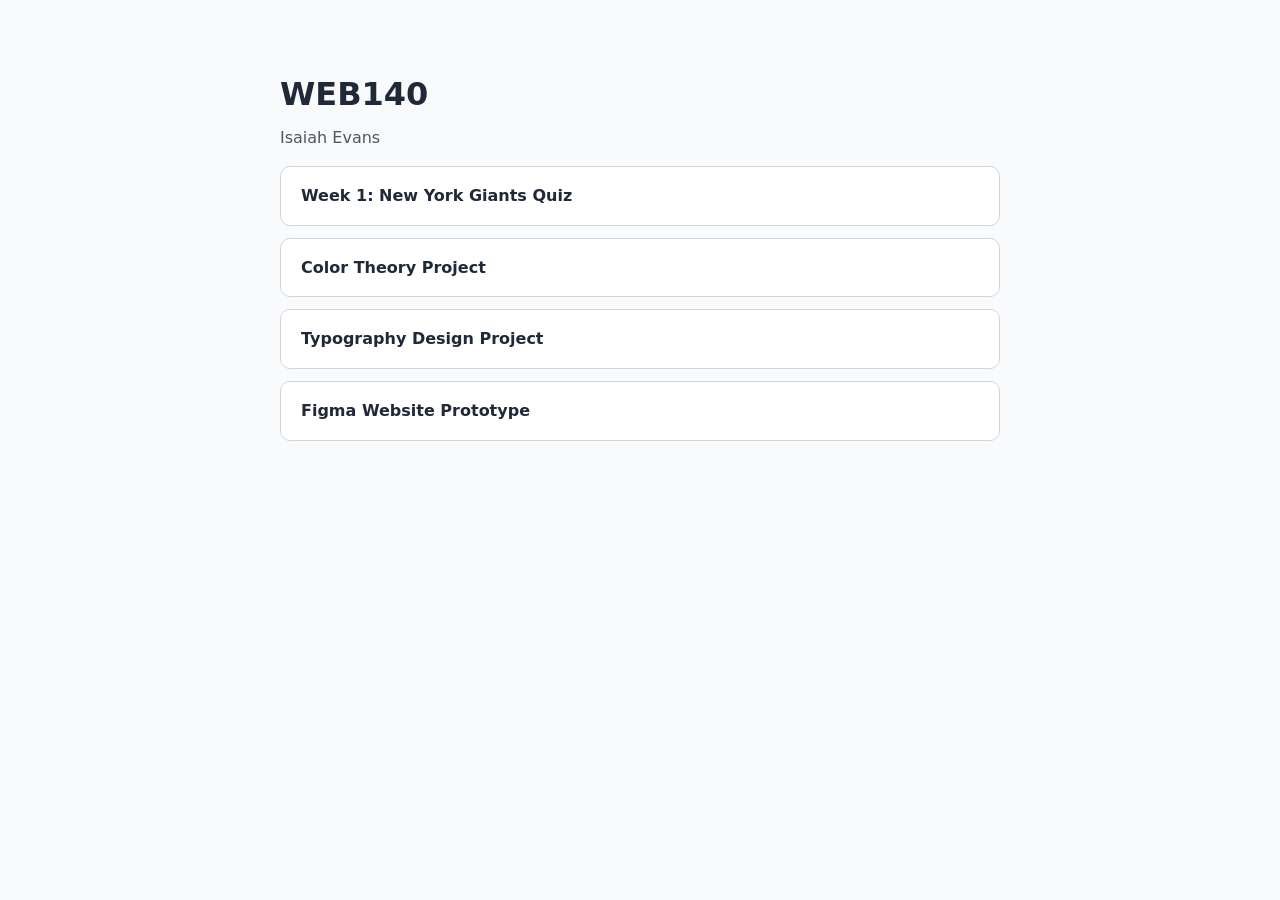
<file: index.html>
<!DOCTYPE html>
<html lang="en">
<head>
    <meta charset="UTF-8">
    <meta name="viewport" content="width=device-width, initial-scale=1.0">
    <title>WEB140 | Isaiah Evans</title>
    <style>
        body {
            margin: 0;
            font-family: "Segoe UI", system-ui, -apple-system, Arial, sans-serif;
            line-height: 1.6;
            color: #1F2937;
            background: #F9FAFB;
        }
        main {
            width: min(720px, 100% - 2rem);
            margin: 0 auto;
            padding: 3rem 0;
        }
        h1 { margin-bottom: 0.25rem; }
        p.sub { margin-top: 0; color: #4B5563; }
        ul { padding: 0; list-style: none; }
        li { margin: 0.75rem 0; }
        a {
            display: block;
            padding: 1rem 1.25rem;
            color: #1F2937;
            font-weight: 600;
            text-decoration: none;
            background: #FFFFFF;
            border: 1px solid #D1D5DB;
            border-radius: 10px;
        }
        a:hover, a:focus-visible {
            border-color: #1F2937;
            outline: none;
        }
    </style>
</head>
<body>
    <main>
        <h1>WEB140</h1>
        <p class="sub">Isaiah Evans</p>

        <ul>
            <li><a href="week1/index.html">Week 1: New York Giants Quiz</a></li>
            <li><a href="colorTheory/index.html">Color Theory Project</a></li>
            <li><a href="typography/index.html">Typography Design Project</a></li>
            <li><a href="figmaPrototype/index.html">Figma Website Prototype</a></li>
        </ul>
    </main>
</body>
</html>
</file>
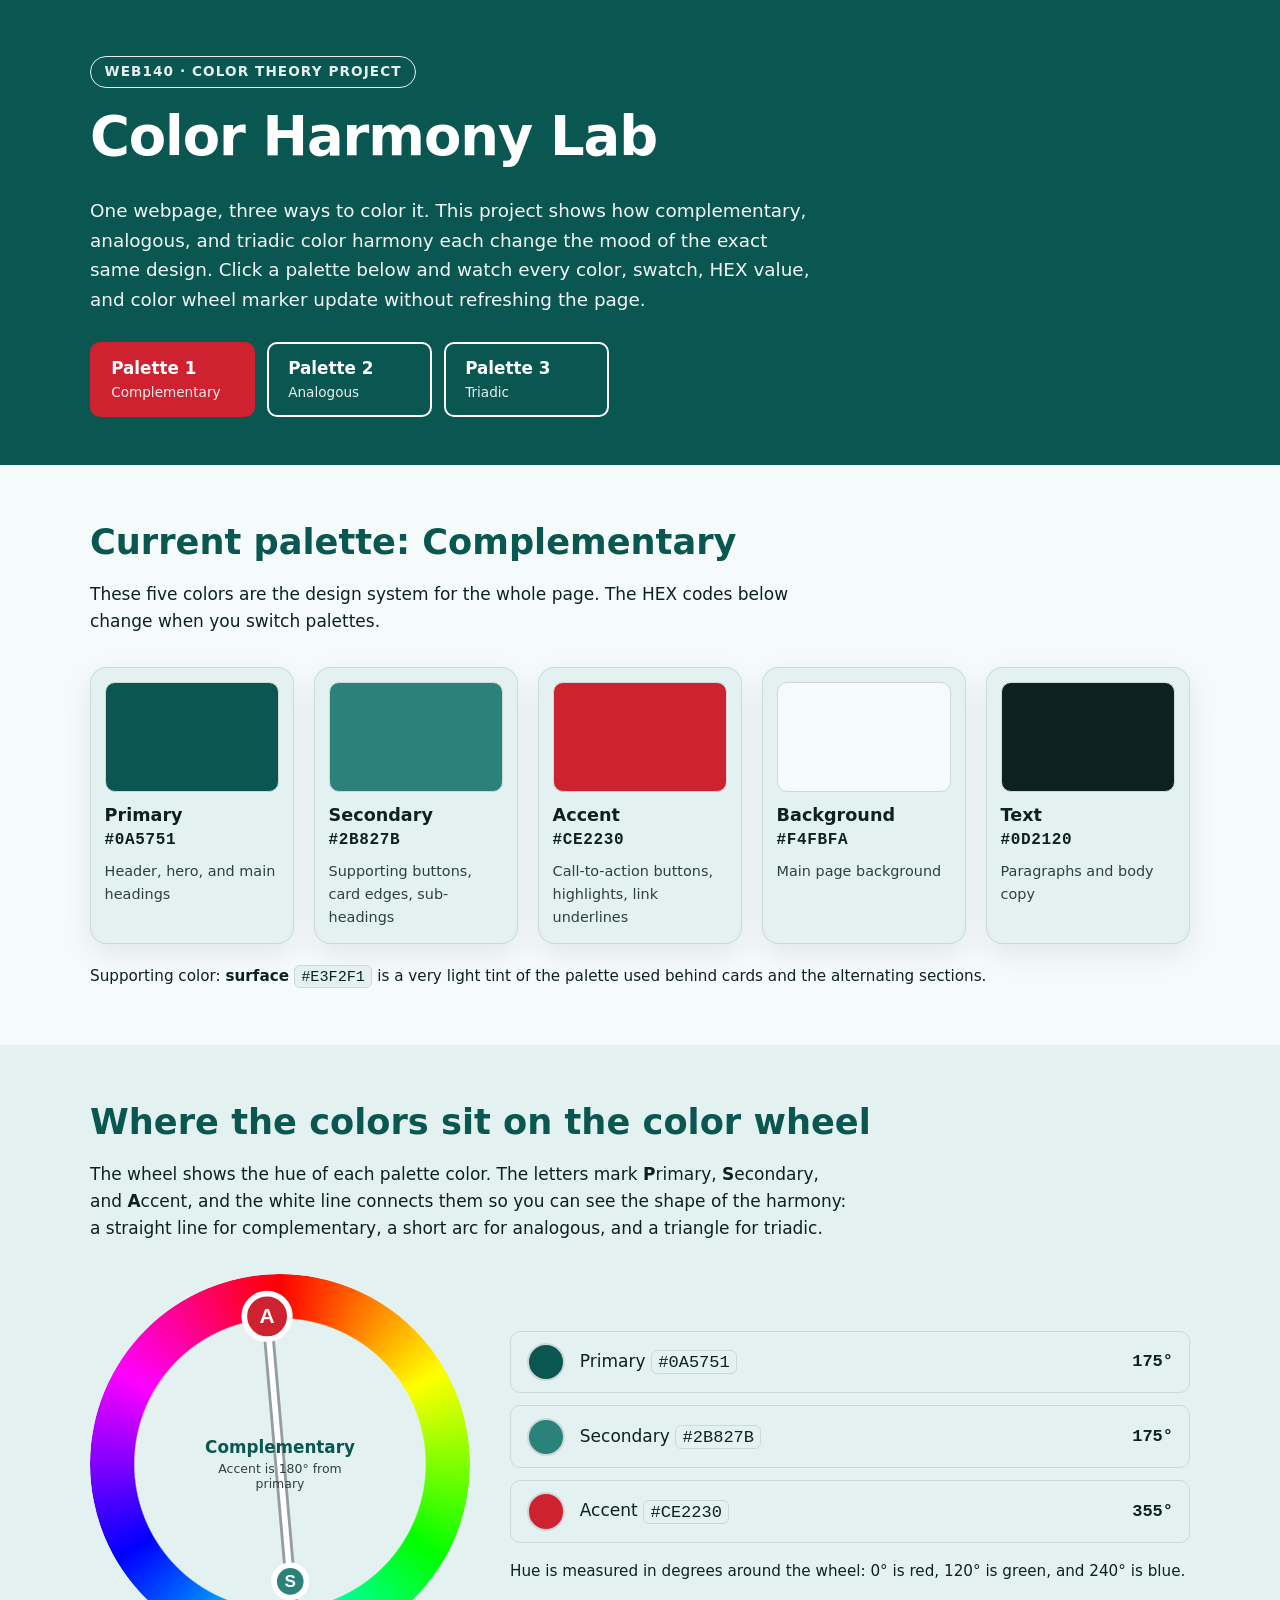
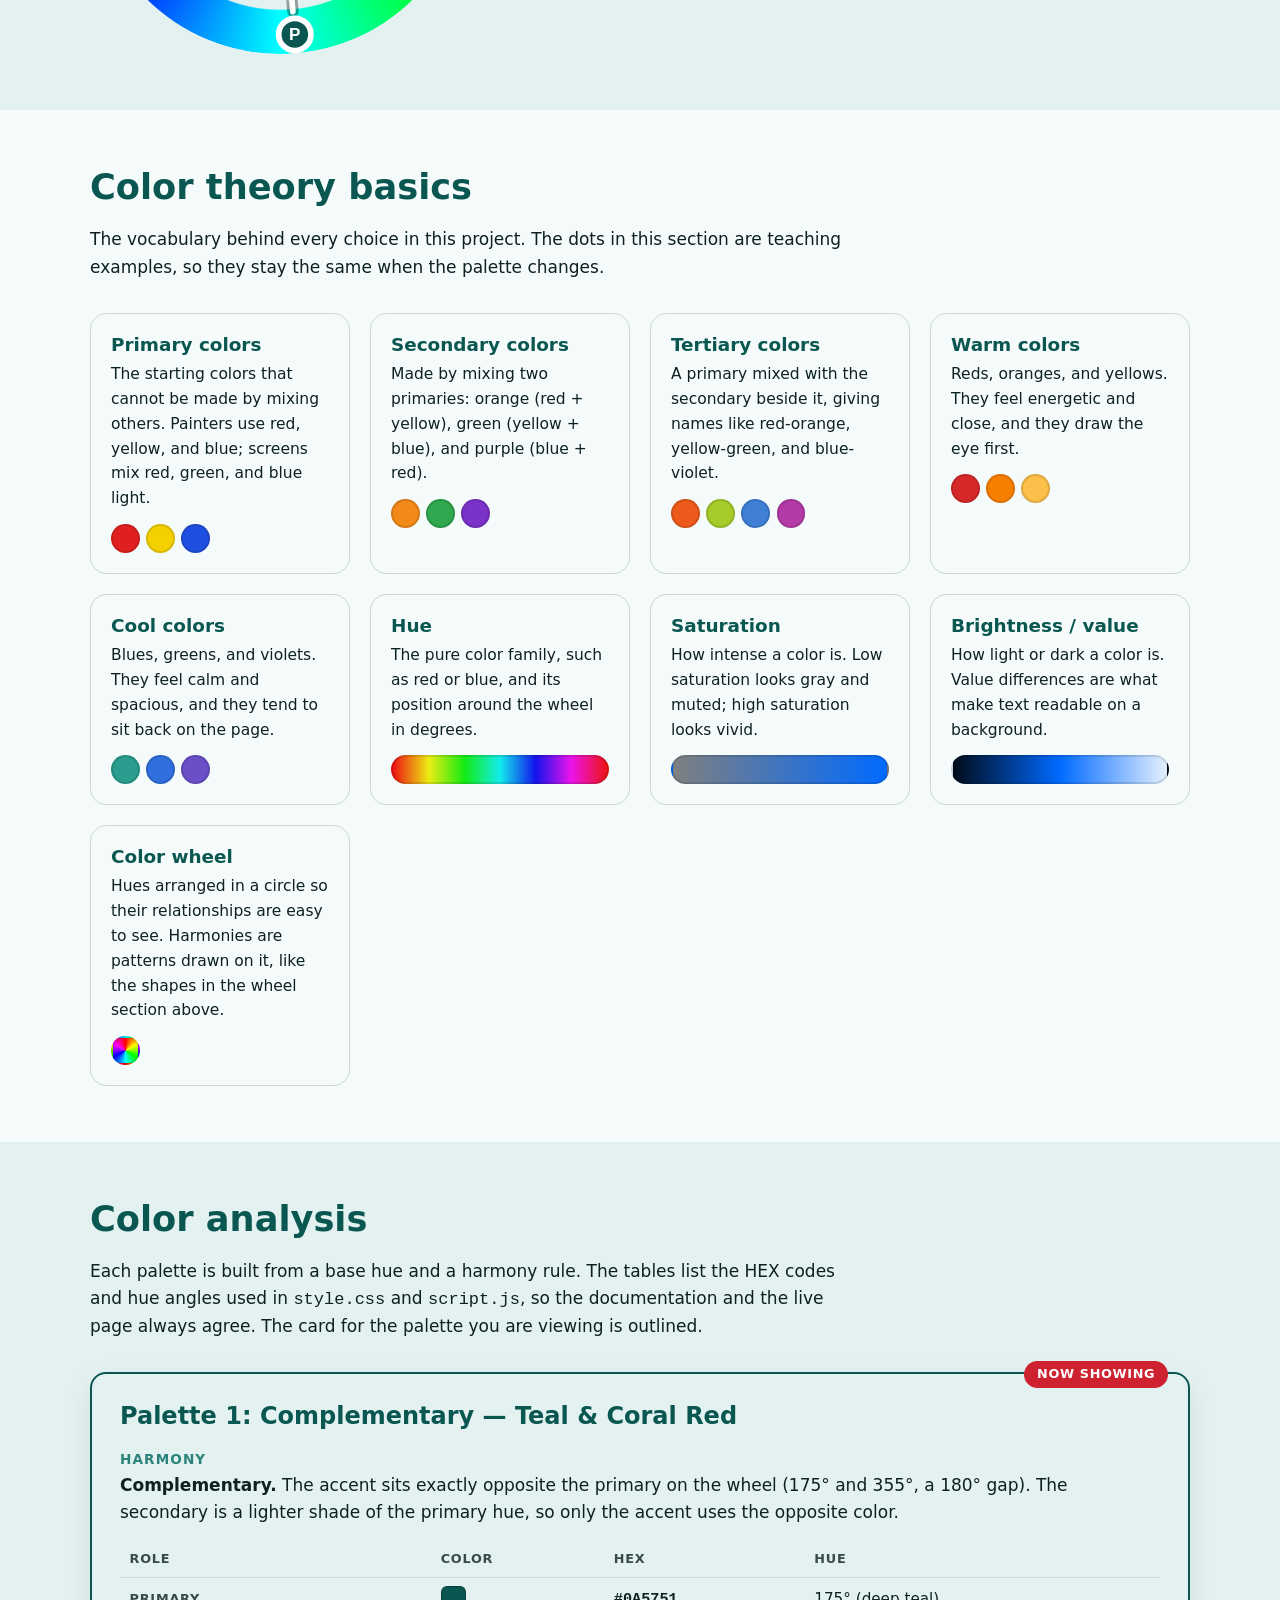
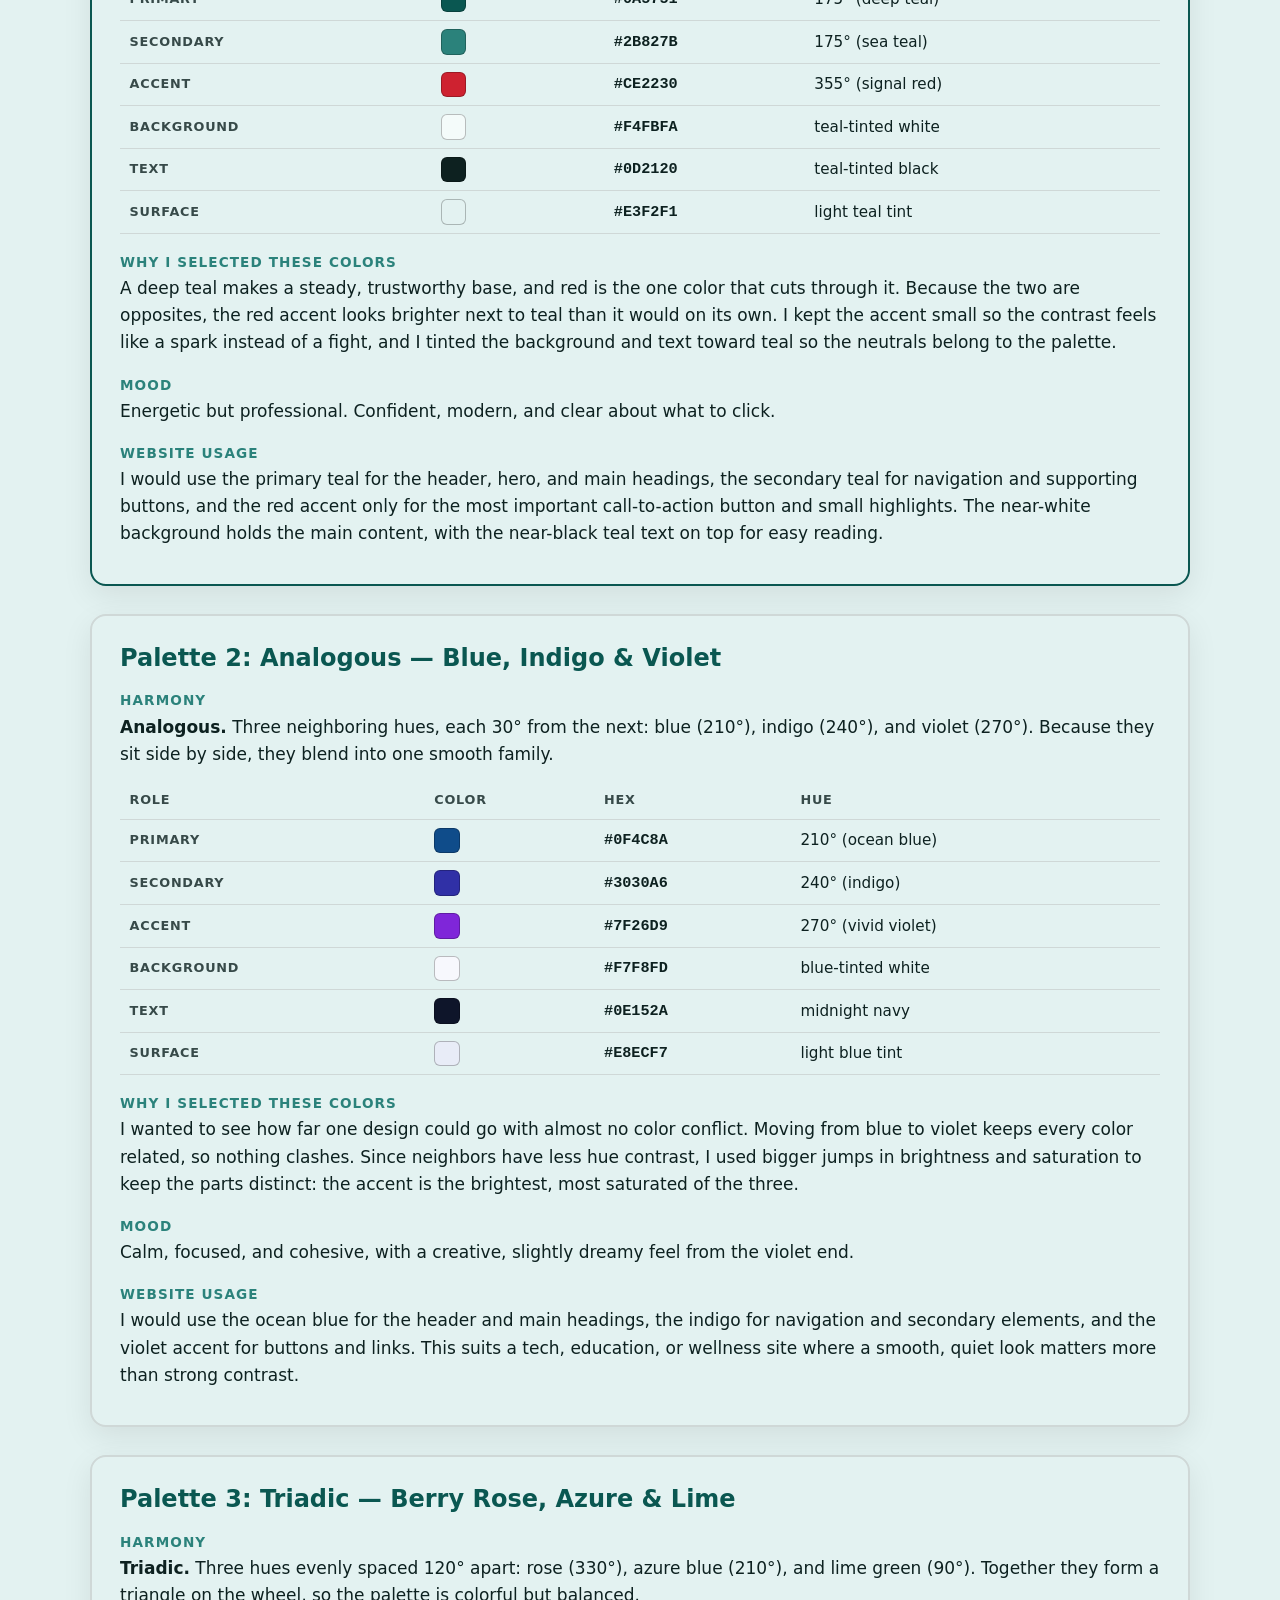
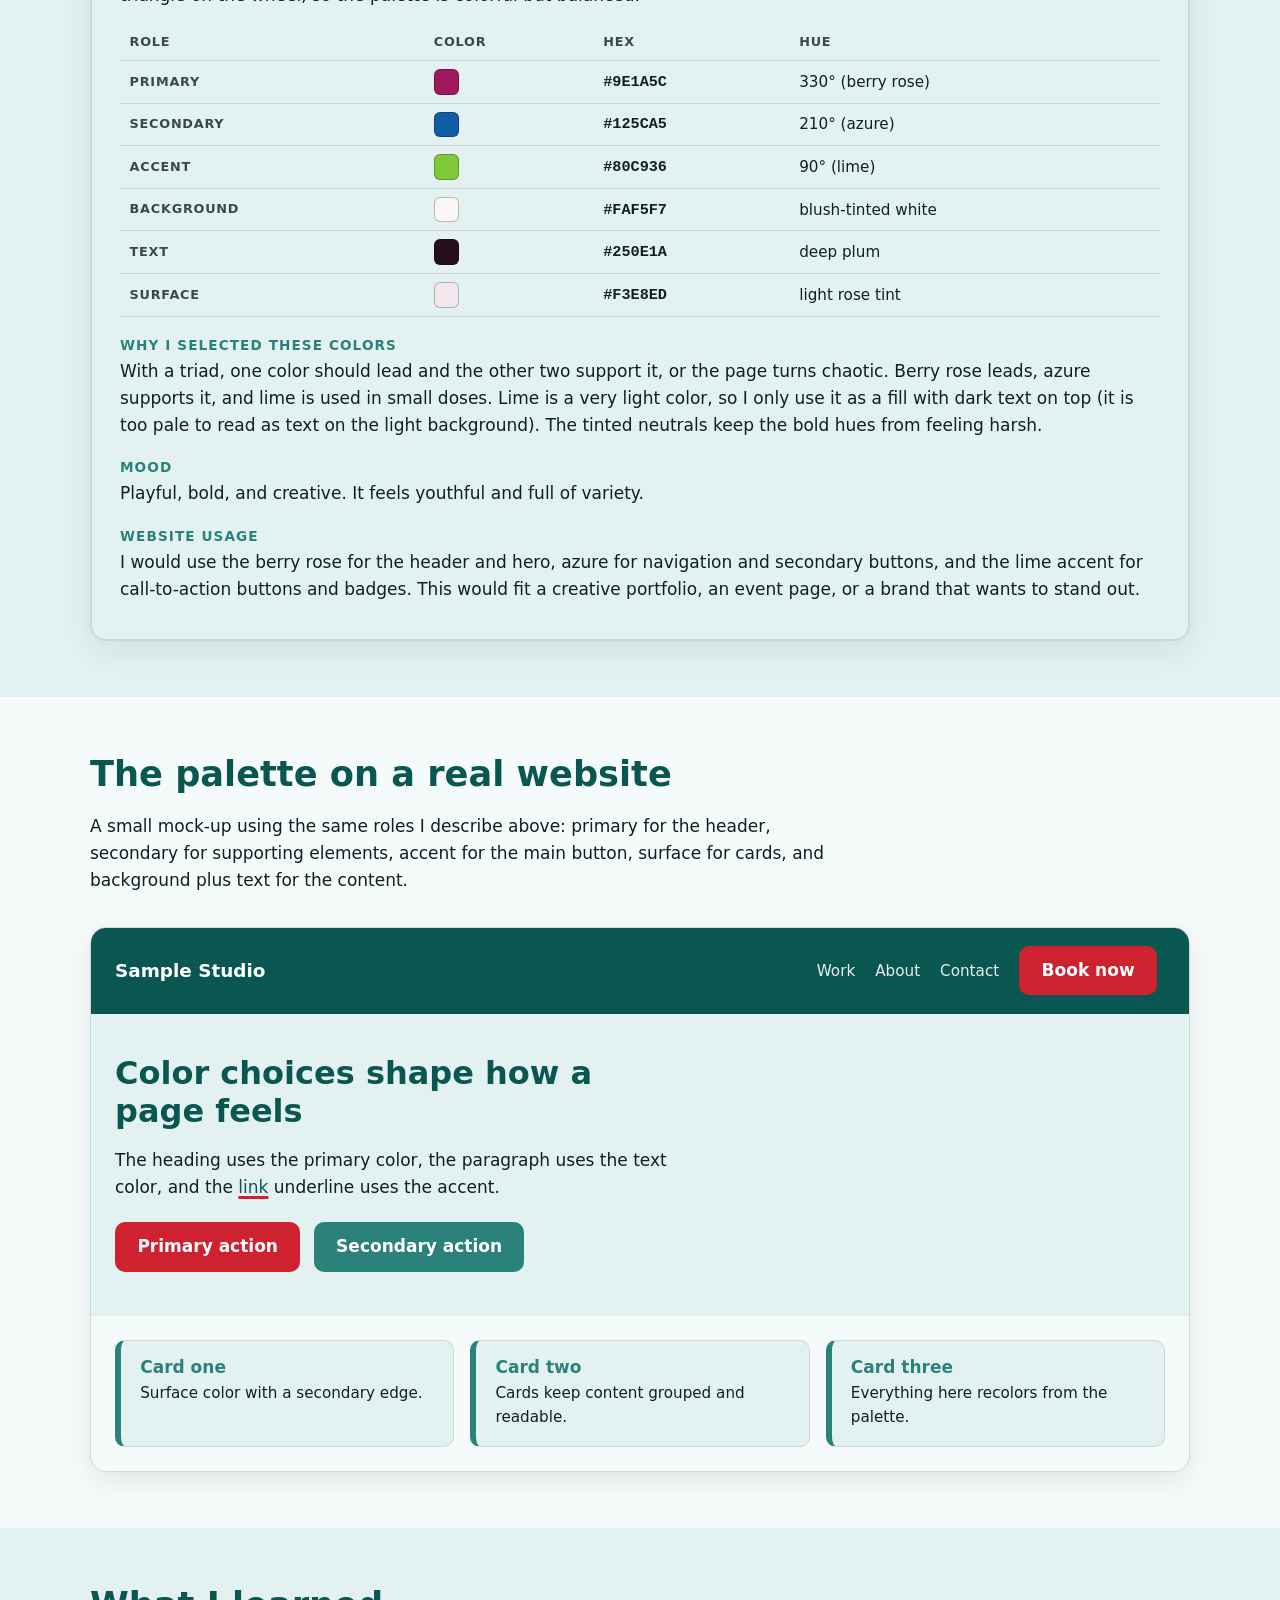
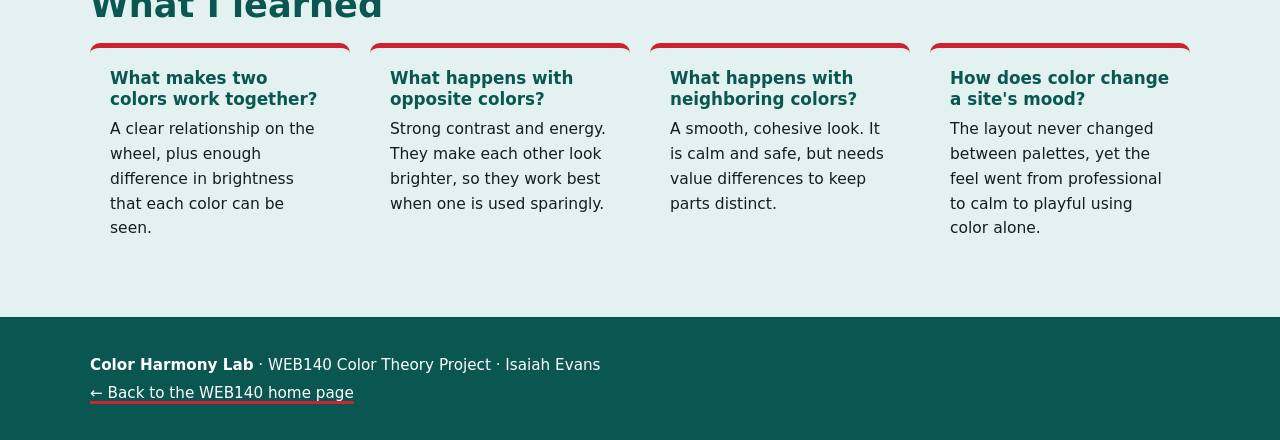
<file: colorTheory/index.html>
<!DOCTYPE html>
<html lang="en">
<head>
    <meta charset="UTF-8">
    <meta name="viewport" content="width=device-width, initial-scale=1.0">
    <meta name="theme-color" content="#0A5751">
    <meta name="description" content="A WEB140 project that compares complementary, analogous, and triadic color harmonies on one webpage.">
    <title>Color Harmony Lab | Isaiah Evans</title>
    <link rel="stylesheet" href="style.css">
</head>
<body>

    <!-- ===== Header + hero ===== -->
    <header class="site-header">
        <div class="container">
            <span class="eyebrow">WEB140 &middot; Color Theory Project</span>
            <h1>Color Harmony Lab</h1>
            <p class="hero-text">
                One webpage, three ways to color it. This project shows how complementary, analogous,
                and triadic color harmony each change the mood of the exact same design. Click a
                palette below and watch every color, swatch, HEX value, and color wheel marker update
                without refreshing the page.
            </p>

            <div class="palette-switcher" role="group" aria-label="Choose a color palette">
                <button type="button" class="palette-btn" data-palette="palette1" aria-pressed="true">
                    <span class="btn-label">Palette 1</span>
                    <span class="btn-name">Complementary</span>
                </button>
                <button type="button" class="palette-btn" data-palette="palette2" aria-pressed="false">
                    <span class="btn-label">Palette 2</span>
                    <span class="btn-name">Analogous</span>
                </button>
                <button type="button" class="palette-btn" data-palette="palette3" aria-pressed="false">
                    <span class="btn-label">Palette 3</span>
                    <span class="btn-name">Triadic</span>
                </button>
            </div>
            <p class="sr-only" id="status" aria-live="polite"></p>
        </div>
    </header>

    <main>

        <!-- ===== Live swatches ===== -->
        <section class="section" id="swatches" aria-labelledby="swatch-title">
            <div class="container">
                <h2 id="swatch-title">Current palette: <span data-current-name>Complementary</span></h2>
                <p class="lead">
                    These five colors are the design system for the whole page. The HEX codes below
                    change when you switch palettes.
                </p>

                <div class="swatch-grid">
                    <article class="swatch">
                        <div class="swatch-chip" data-role="primary" role="img" aria-label="Primary color swatch"></div>
                        <h3>Primary</h3>
                        <p class="hex" data-hex="primary">#0A5751</p>
                        <p class="swatch-use">Header, hero, and main headings</p>
                    </article>
                    <article class="swatch">
                        <div class="swatch-chip" data-role="secondary" role="img" aria-label="Secondary color swatch"></div>
                        <h3>Secondary</h3>
                        <p class="hex" data-hex="secondary">#2B827B</p>
                        <p class="swatch-use">Supporting buttons, card edges, sub-headings</p>
                    </article>
                    <article class="swatch">
                        <div class="swatch-chip" data-role="accent" role="img" aria-label="Accent color swatch"></div>
                        <h3>Accent</h3>
                        <p class="hex" data-hex="accent">#CE2230</p>
                        <p class="swatch-use">Call-to-action buttons, highlights, link underlines</p>
                    </article>
                    <article class="swatch">
                        <div class="swatch-chip" data-role="background" role="img" aria-label="Background color swatch"></div>
                        <h3>Background</h3>
                        <p class="hex" data-hex="background">#F4FBFA</p>
                        <p class="swatch-use">Main page background</p>
                    </article>
                    <article class="swatch">
                        <div class="swatch-chip" data-role="text" role="img" aria-label="Text color swatch"></div>
                        <h3>Text</h3>
                        <p class="hex" data-hex="text">#0D2120</p>
                        <p class="swatch-use">Paragraphs and body copy</p>
                    </article>
                </div>

                <p class="surface-note">
                    Supporting color: <strong>surface</strong> <code data-hex="surface">#E3F2F1</code>
                    is a very light tint of the palette used behind cards and the alternating sections.
                </p>
            </div>
        </section>

        <!-- ===== Color wheel ===== -->
        <section class="section section-alt" id="wheel-section" aria-labelledby="wheel-title">
            <div class="container">
                <h2 id="wheel-title">Where the colors sit on the color wheel</h2>
                <p class="lead">
                    The wheel shows the hue of each palette color. The letters mark
                    <strong>P</strong>rimary, <strong>S</strong>econdary, and <strong>A</strong>ccent, and
                    the white line connects them so you can see the shape of the harmony: a straight line
                    for complementary, a short arc for analogous, and a triangle for triadic.
                </p>

                <div class="wheel-layout">
                    <figure class="wheel" id="wheel">
                        <div class="wheel-ring"></div>
                        <svg id="wheel-svg" viewBox="0 0 200 200" role="img" aria-label="Color wheel showing where the palette colors sit"></svg>
                        <div class="wheel-center">
                            <strong id="wheel-harmony">Complementary</strong>
                            <small id="wheel-rule"></small>
                        </div>
                    </figure>

                    <div>
                        <ul class="hue-list" id="hue-list" aria-label="Hue angle of each palette color"></ul>
                        <p class="wheel-caption">
                            Hue is measured in degrees around the wheel: 0&deg; is red, 120&deg; is green,
                            and 240&deg; is blue.
                        </p>
                    </div>
                </div>
            </div>
        </section>

        <!-- ===== Color theory basics ===== -->
        <section class="section" id="basics" aria-labelledby="basics-title">
            <div class="container">
                <h2 id="basics-title">Color theory basics</h2>
                <p class="lead">
                    The vocabulary behind every choice in this project. The dots in this section are
                    teaching examples, so they stay the same when the palette changes.
                </p>

                <div class="concept-grid">
                    <article class="concept">
                        <h3>Primary colors</h3>
                        <p>The starting colors that cannot be made by mixing others. Painters use red, yellow, and blue; screens mix red, green, and blue light.</p>
                        <div class="dots" aria-hidden="true">
                            <i style="background:#E02020"></i><i style="background:#F5D000"></i><i style="background:#1F4FE0"></i>
                        </div>
                    </article>
                    <article class="concept">
                        <h3>Secondary colors</h3>
                        <p>Made by mixing two primaries: orange (red + yellow), green (yellow + blue), and purple (blue + red).</p>
                        <div class="dots" aria-hidden="true">
                            <i style="background:#F28A1A"></i><i style="background:#2FA84F"></i><i style="background:#7A32C8"></i>
                        </div>
                    </article>
                    <article class="concept">
                        <h3>Tertiary colors</h3>
                        <p>A primary mixed with the secondary beside it, giving names like red-orange, yellow-green, and blue-violet.</p>
                        <div class="dots" aria-hidden="true">
                            <i style="background:#EE5A1C"></i><i style="background:#A6CC2A"></i><i style="background:#3F7FD6"></i><i style="background:#B43AA8"></i>
                        </div>
                    </article>
                    <article class="concept">
                        <h3>Warm colors</h3>
                        <p>Reds, oranges, and yellows. They feel energetic and close, and they draw the eye first.</p>
                        <div class="dots" aria-hidden="true">
                            <i style="background:#D62828"></i><i style="background:#F77F00"></i><i style="background:#FCBF49"></i>
                        </div>
                    </article>
                    <article class="concept">
                        <h3>Cool colors</h3>
                        <p>Blues, greens, and violets. They feel calm and spacious, and they tend to sit back on the page.</p>
                        <div class="dots" aria-hidden="true">
                            <i style="background:#2A9D8F"></i><i style="background:#2F6FDE"></i><i style="background:#6A4FC8"></i>
                        </div>
                    </article>
                    <article class="concept">
                        <h3>Hue</h3>
                        <p>The pure color family, such as red or blue, and its position around the wheel in degrees.</p>
                        <div class="ramp ramp-hue" aria-hidden="true"></div>
                    </article>
                    <article class="concept">
                        <h3>Saturation</h3>
                        <p>How intense a color is. Low saturation looks gray and muted; high saturation looks vivid.</p>
                        <div class="ramp ramp-sat" aria-hidden="true"></div>
                    </article>
                    <article class="concept">
                        <h3>Brightness / value</h3>
                        <p>How light or dark a color is. Value differences are what make text readable on a background.</p>
                        <div class="ramp ramp-val" aria-hidden="true"></div>
                    </article>
                    <article class="concept">
                        <h3>Color wheel</h3>
                        <p>Hues arranged in a circle so their relationships are easy to see. Harmonies are patterns drawn on it, like the shapes in the wheel section above.</p>
                        <div class="dots" aria-hidden="true">
                            <i style="background:conic-gradient(#f00,#ff0,#0f0,#0ff,#00f,#f0f,#f00)"></i>
                        </div>
                    </article>
                </div>
            </div>
        </section>

        <!-- ===== Color analysis + documentation ===== -->
        <section class="section section-alt" id="analysis" aria-labelledby="analysis-title">
            <div class="container">
                <h2 id="analysis-title">Color analysis</h2>
                <p class="lead">
                    Each palette is built from a base hue and a harmony rule. The tables list the
                    HEX codes and hue angles used in <code>style.css</code> and <code>script.js</code>, so
                    the documentation and the live page always agree. The card for the palette you are
                    viewing is outlined.
                </p>

                <div class="analysis-grid">

                    <!-- Palette 1 -->
                    <article class="analysis-card" data-palette="palette1">
                        <span class="now-showing">Now showing</span>
                        <h3>Palette 1: Complementary &mdash; Teal &amp; Coral Red</h3>

                        <h4>Harmony</h4>
                        <p>
                            <strong>Complementary.</strong> The accent sits exactly opposite the primary on the
                            wheel (175&deg; and 355&deg;, a 180&deg; gap). The secondary is a lighter shade of the
                            primary hue, so only the accent uses the opposite color.
                        </p>

                        <div class="table-wrap">
                            <table class="color-table">
                                <thead>
                                    <tr><th scope="col">Role</th><th scope="col">Color</th><th scope="col">HEX</th><th scope="col">Hue</th></tr>
                                </thead>
                                <tbody>
                                    <tr><th scope="row">Primary</th><td><span class="chip" style="background:#0A5751"></span></td><td>#0A5751</td><td>175&deg; (deep teal)</td></tr>
                                    <tr><th scope="row">Secondary</th><td><span class="chip" style="background:#2B827B"></span></td><td>#2B827B</td><td>175&deg; (sea teal)</td></tr>
                                    <tr><th scope="row">Accent</th><td><span class="chip" style="background:#CE2230"></span></td><td>#CE2230</td><td>355&deg; (signal red)</td></tr>
                                    <tr><th scope="row">Background</th><td><span class="chip" style="background:#F4FBFA"></span></td><td>#F4FBFA</td><td>teal-tinted white</td></tr>
                                    <tr><th scope="row">Text</th><td><span class="chip" style="background:#0D2120"></span></td><td>#0D2120</td><td>teal-tinted black</td></tr>
                                    <tr><th scope="row">Surface</th><td><span class="chip" style="background:#E3F2F1"></span></td><td>#E3F2F1</td><td>light teal tint</td></tr>
                                </tbody>
                            </table>
                        </div>

                        <h4>Why I selected these colors</h4>
                        <p>
                            A deep teal makes a steady, trustworthy base, and red is the one color that
                            cuts through it. Because the two are opposites, the red accent looks brighter
                            next to teal than it would on its own. I kept the accent small so the contrast
                            feels like a spark instead of a fight, and I tinted the background and text
                            toward teal so the neutrals belong to the palette.
                        </p>

                        <h4>Mood</h4>
                        <p>Energetic but professional. Confident, modern, and clear about what to click.</p>

                        <h4>Website usage</h4>
                        <p>
                            I would use the primary teal for the header, hero, and main headings, the
                            secondary teal for navigation and supporting buttons, and the red accent only
                            for the most important call-to-action button and small highlights. The near-white
                            background holds the main content, with the near-black teal text on top for
                            easy reading.
                        </p>
                    </article>

                    <!-- Palette 2 -->
                    <article class="analysis-card" data-palette="palette2">
                        <span class="now-showing">Now showing</span>
                        <h3>Palette 2: Analogous &mdash; Blue, Indigo &amp; Violet</h3>

                        <h4>Harmony</h4>
                        <p>
                            <strong>Analogous.</strong> Three neighboring hues, each 30&deg; from the next:
                            blue (210&deg;), indigo (240&deg;), and violet (270&deg;). Because they sit side by
                            side, they blend into one smooth family.
                        </p>

                        <div class="table-wrap">
                            <table class="color-table">
                                <thead>
                                    <tr><th scope="col">Role</th><th scope="col">Color</th><th scope="col">HEX</th><th scope="col">Hue</th></tr>
                                </thead>
                                <tbody>
                                    <tr><th scope="row">Primary</th><td><span class="chip" style="background:#0F4C8A"></span></td><td>#0F4C8A</td><td>210&deg; (ocean blue)</td></tr>
                                    <tr><th scope="row">Secondary</th><td><span class="chip" style="background:#3030A6"></span></td><td>#3030A6</td><td>240&deg; (indigo)</td></tr>
                                    <tr><th scope="row">Accent</th><td><span class="chip" style="background:#7F26D9"></span></td><td>#7F26D9</td><td>270&deg; (vivid violet)</td></tr>
                                    <tr><th scope="row">Background</th><td><span class="chip" style="background:#F7F8FD"></span></td><td>#F7F8FD</td><td>blue-tinted white</td></tr>
                                    <tr><th scope="row">Text</th><td><span class="chip" style="background:#0E152A"></span></td><td>#0E152A</td><td>midnight navy</td></tr>
                                    <tr><th scope="row">Surface</th><td><span class="chip" style="background:#E8ECF7"></span></td><td>#E8ECF7</td><td>light blue tint</td></tr>
                                </tbody>
                            </table>
                        </div>

                        <h4>Why I selected these colors</h4>
                        <p>
                            I wanted to see how far one design could go with almost no color conflict. Moving
                            from blue to violet keeps every color related, so nothing clashes. Since neighbors
                            have less hue contrast, I used bigger jumps in brightness and saturation to keep
                            the parts distinct: the accent is the brightest, most saturated of the three.
                        </p>

                        <h4>Mood</h4>
                        <p>Calm, focused, and cohesive, with a creative, slightly dreamy feel from the violet end.</p>

                        <h4>Website usage</h4>
                        <p>
                            I would use the ocean blue for the header and main headings, the indigo for
                            navigation and secondary elements, and the violet accent for buttons and
                            links. This suits a tech, education, or wellness site where a smooth, quiet look
                            matters more than strong contrast.
                        </p>
                    </article>

                    <!-- Palette 3 -->
                    <article class="analysis-card" data-palette="palette3">
                        <span class="now-showing">Now showing</span>
                        <h3>Palette 3: Triadic &mdash; Berry Rose, Azure &amp; Lime</h3>

                        <h4>Harmony</h4>
                        <p>
                            <strong>Triadic.</strong> Three hues evenly spaced 120&deg; apart:
                            rose (330&deg;), azure blue (210&deg;), and lime green (90&deg;). Together they form
                            a triangle on the wheel, so the palette is colorful but balanced.
                        </p>

                        <div class="table-wrap">
                            <table class="color-table">
                                <thead>
                                    <tr><th scope="col">Role</th><th scope="col">Color</th><th scope="col">HEX</th><th scope="col">Hue</th></tr>
                                </thead>
                                <tbody>
                                    <tr><th scope="row">Primary</th><td><span class="chip" style="background:#9E1A5C"></span></td><td>#9E1A5C</td><td>330&deg; (berry rose)</td></tr>
                                    <tr><th scope="row">Secondary</th><td><span class="chip" style="background:#125CA5"></span></td><td>#125CA5</td><td>210&deg; (azure)</td></tr>
                                    <tr><th scope="row">Accent</th><td><span class="chip" style="background:#80C936"></span></td><td>#80C936</td><td>90&deg; (lime)</td></tr>
                                    <tr><th scope="row">Background</th><td><span class="chip" style="background:#FAF5F7"></span></td><td>#FAF5F7</td><td>blush-tinted white</td></tr>
                                    <tr><th scope="row">Text</th><td><span class="chip" style="background:#250E1A"></span></td><td>#250E1A</td><td>deep plum</td></tr>
                                    <tr><th scope="row">Surface</th><td><span class="chip" style="background:#F3E8ED"></span></td><td>#F3E8ED</td><td>light rose tint</td></tr>
                                </tbody>
                            </table>
                        </div>

                        <h4>Why I selected these colors</h4>
                        <p>
                            With a triad, one color should lead and the other two support it, or the page
                            turns chaotic. Berry rose leads, azure supports it, and lime is used in small
                            doses. Lime is a very light color, so I only use it as a fill with dark text on
                            top (it is too pale to read as text on the light background). The tinted
                            neutrals keep the bold hues from feeling harsh.
                        </p>

                        <h4>Mood</h4>
                        <p>Playful, bold, and creative. It feels youthful and full of variety.</p>

                        <h4>Website usage</h4>
                        <p>
                            I would use the berry rose for the header and hero, azure for navigation and
                            secondary buttons, and the lime accent for call-to-action buttons and badges.
                            This would fit a creative portfolio, an event page, or a brand that wants to
                            stand out.
                        </p>
                    </article>
                </div>
            </div>
        </section>

        <!-- ===== Real website usage demo ===== -->
        <section class="section" id="demo" aria-labelledby="demo-title">
            <div class="container">
                <h2 id="demo-title">The palette on a real website</h2>
                <p class="lead">
                    A small mock-up using the same roles I describe above: primary for the header, secondary
                    for supporting elements, accent for the main button, surface for cards, and background
                    plus text for the content.
                </p>

                <div class="mock" aria-label="Example website using the current palette">
                    <div class="mock-nav">
                        <strong>Sample Studio</strong>
                        <span>Work</span><span>About</span><span>Contact</span>
                        <span class="btn btn-accent" aria-hidden="true">Book now</span>
                    </div>
                    <div class="mock-hero">
                        <h3>Color choices shape how a page feels</h3>
                        <p>
                            The heading uses the primary color, the paragraph uses the text color, and the
                            <a href="#demo">link</a> underline uses the accent.
                        </p>
                        <span class="btn btn-accent" aria-hidden="true">Primary action</span>
                        <span class="btn btn-secondary" aria-hidden="true">Secondary action</span>
                    </div>
                    <div class="mock-cards">
                        <div class="mock-card"><h4>Card one</h4><p>Surface color with a secondary edge.</p></div>
                        <div class="mock-card"><h4>Card two</h4><p>Cards keep content grouped and readable.</p></div>
                        <div class="mock-card"><h4>Card three</h4><p>Everything here recolors from the palette.</p></div>
                    </div>
                </div>
            </div>
        </section>

        <!-- ===== What I learned ===== -->
        <section class="section section-alt" id="learned" aria-labelledby="learned-title">
            <div class="container">
                <h2 id="learned-title">What I learned</h2>
                <div class="takeaways">
                    <article class="takeaway">
                        <h3>What makes two colors work together?</h3>
                        <p>A clear relationship on the wheel, plus enough difference in brightness that each color can be seen.</p>
                    </article>
                    <article class="takeaway">
                        <h3>What happens with opposite colors?</h3>
                        <p>Strong contrast and energy. They make each other look brighter, so they work best when one is used sparingly.</p>
                    </article>
                    <article class="takeaway">
                        <h3>What happens with neighboring colors?</h3>
                        <p>A smooth, cohesive look. It is calm and safe, but needs value differences to keep parts distinct.</p>
                    </article>
                    <article class="takeaway">
                        <h3>How does color change a site's mood?</h3>
                        <p>The layout never changed between palettes, yet the feel went from professional to calm to playful using color alone.</p>
                    </article>
                </div>
            </div>
        </section>
    </main>

    <footer class="site-footer">
        <div class="container">
            <p><strong>Color Harmony Lab</strong> &middot; WEB140 Color Theory Project &middot; Isaiah Evans</p>
            <p><a href="../index.html">&larr; Back to the WEB140 home page</a></p>
        </div>
    </footer>

    <script src="script.js"></script>
</body>
</html>
</file>
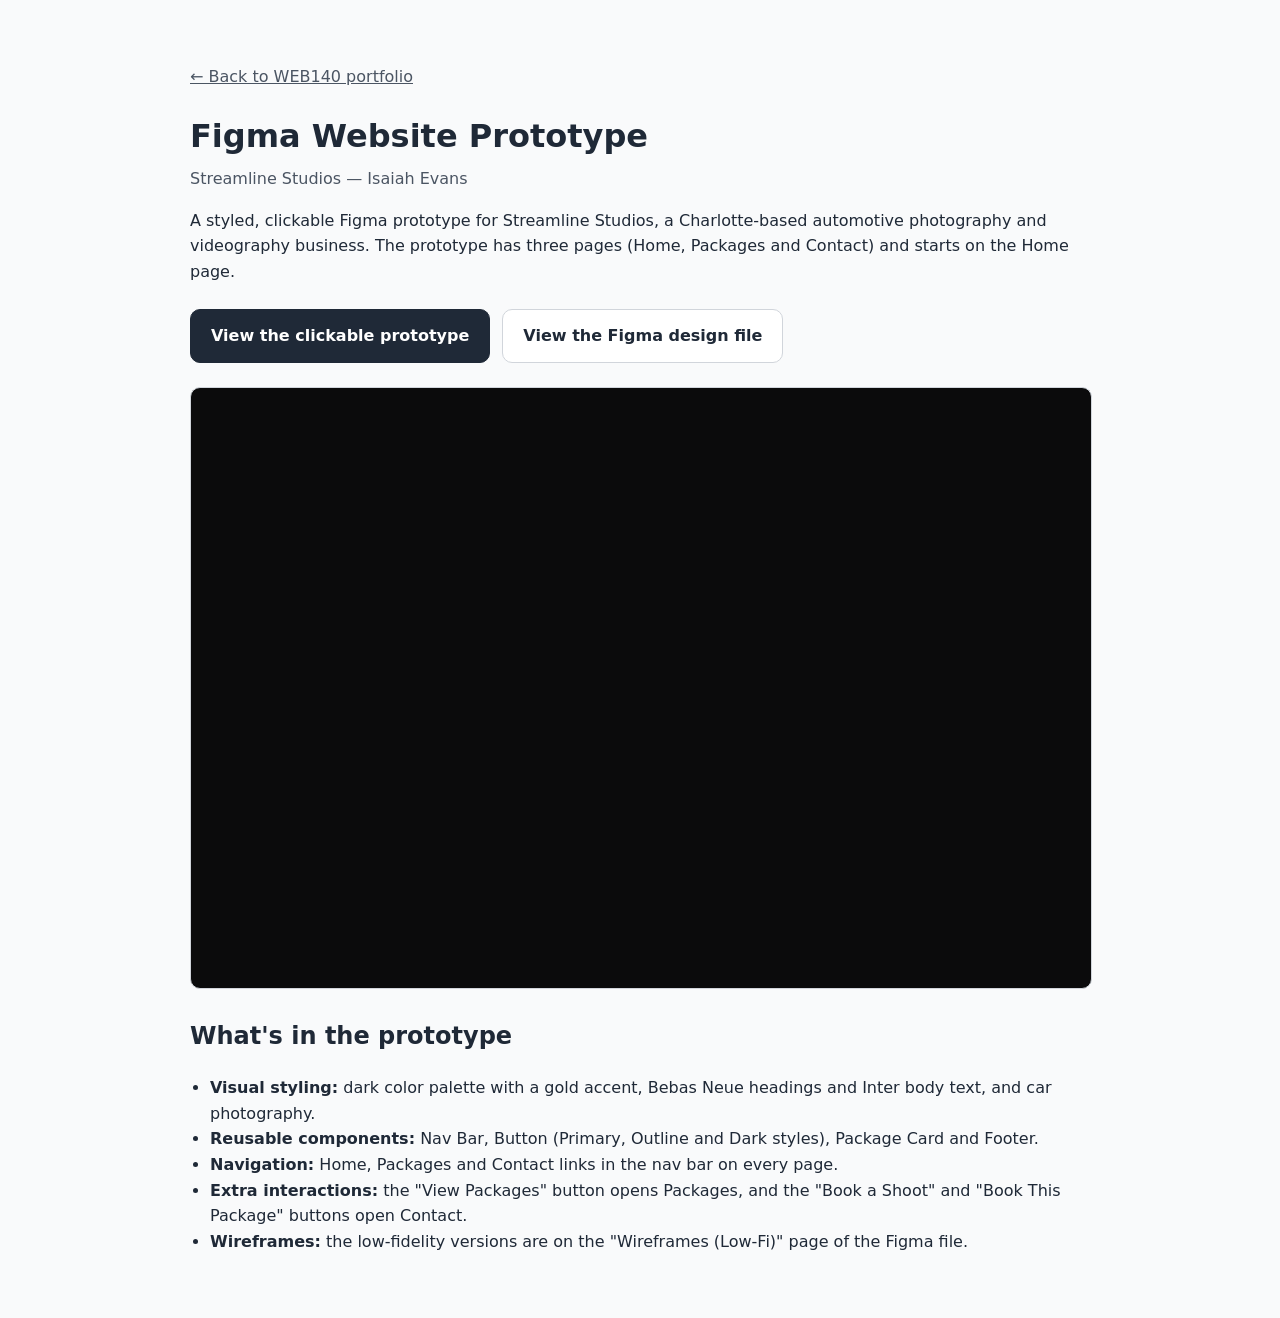
<file: figmaPrototype/index.html>
<!DOCTYPE html>
<html lang="en">
<head>
<meta charset="UTF-8">
<meta name="viewport" content="width=device-width, initial-scale=1.0">
<title>Figma Website Prototype | Isaiah Evans</title>
<style>
body {
  margin: 0;
  font-family: "Segoe UI", system-ui, -apple-system, Arial, sans-serif;
  line-height: 1.6;
  color: #1F2937;
  background: #F9FAFB;
}
main {
  width: min(900px, 100% - 2rem);
  margin: 0 auto;
  padding: 3rem 0;
}
h1 { margin-bottom: 0.25rem; }
p.sub { margin-top: 0; color: #4B5563; }
.links { display: flex; flex-wrap: wrap; gap: 0.75rem; margin: 1.5rem 0; }
.links a {
  padding: 0.85rem 1.25rem;
  color: #1F2937;
  font-weight: 600;
  text-decoration: none;
  background: #FFFFFF;
  border: 1px solid #D1D5DB;
  border-radius: 10px;
}
.links a.primary { background: #1F2937; color: #FFFFFF; border-color: #1F2937; }
.links a:hover, .links a:focus-visible { border-color: #1F2937; outline: none; }
iframe { width: 100%; height: 600px; border: 1px solid #D1D5DB; border-radius: 10px; background: #0B0B0C; }
ul { padding-left: 1.25rem; }
a.back { color: #4B5563; }
</style>
</head>
<body>
<main>
  <p><a class="back" href="../index.html">&larr; Back to WEB140 portfolio</a></p>
  <h1>Figma Website Prototype</h1>
  <p class="sub">Streamline Studios &mdash; Isaiah Evans</p>

  <p>A styled, clickable Figma prototype for Streamline Studios, a Charlotte-based automotive photography and videography business. The prototype has three pages (Home, Packages and Contact) and starts on the Home page.</p>

  <div class="links">
    <a class="primary" href="https://www.figma.com/proto/Jxp3y0TOPbOdtJk3bc3vou/WEB140-%E2%80%93-Website-Project-%E2%80%93-Isaiah-Evans?node-id=1-2&amp;starting-point-node-id=1%3A2&amp;scaling=scale-down-width&amp;content-scaling=fixed&amp;page-id=0%3A1" target="_blank" rel="noopener">View the clickable prototype</a>
    <a href="https://www.figma.com/design/Jxp3y0TOPbOdtJk3bc3vou/WEB140-%E2%80%93-Website-Project-%E2%80%93-Isaiah-Evans" target="_blank" rel="noopener">View the Figma design file</a>
  </div>

  <iframe title="Streamline Studios Figma prototype" src="https://embed.figma.com/proto/Jxp3y0TOPbOdtJk3bc3vou/WEB140-%E2%80%93-Website-Project-%E2%80%93-Isaiah-Evans?node-id=1-2&amp;starting-point-node-id=1%3A2&amp;scaling=scale-down-width&amp;content-scaling=fixed&amp;page-id=0%3A1&amp;embed-host=share" allowfullscreen></iframe>

  <h2>What's in the prototype</h2>
  <ul>
    <li><strong>Visual styling:</strong> dark color palette with a gold accent, Bebas Neue headings and Inter body text, and car photography.</li>
    <li><strong>Reusable components:</strong> Nav Bar, Button (Primary, Outline and Dark styles), Package Card and Footer.</li>
    <li><strong>Navigation:</strong> Home, Packages and Contact links in the nav bar on every page.</li>
    <li><strong>Extra interactions:</strong> the "View Packages" button opens Packages, and the "Book a Shoot" and "Book This Package" buttons open Contact.</li>
    <li><strong>Wireframes:</strong> the low-fidelity versions are on the "Wireframes (Low-Fi)" page of the Figma file.</li>
  </ul>
</main>
</body>
</html>
</file>
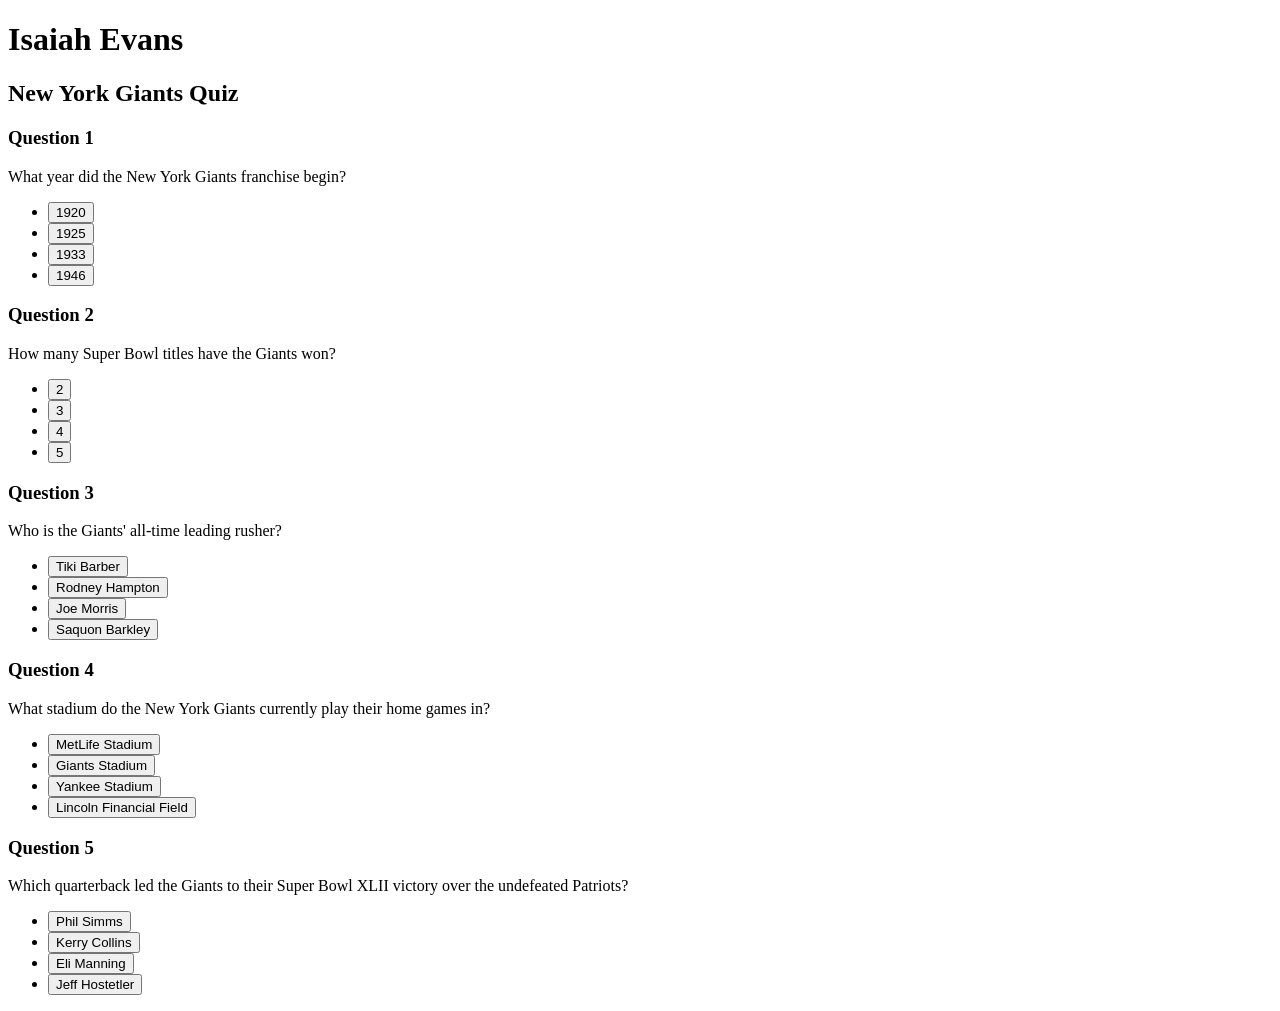
<file: week1/index.html>
<!DOCTYPE html>
<html lang="en">

<head>
<meta charset="UTF-8">
<meta name="viewport" content="width=device-width, initial-scale=1.0">
<title>NY Giants Quiz</title>
</head>

<body>
<div>
<h1>Isaiah Evans</h1>
<h2>New York Giants Quiz</h2>

<h3>Question 1</h3>
<p>What year did the New York Giants franchise begin?</p>
<ul>
<li><button>1920</button></li>
<li><button>1925</button></li>
<li><button>1933</button></li>
<li><button>1946</button></li>
</ul>

<h3>Question 2</h3>
<p>How many Super Bowl titles have the Giants won?</p>
<ul>
<li><button>2</button></li>
<li><button>3</button></li>
<li><button>4</button></li>
<li><button>5</button></li>
</ul>

<h3>Question 3</h3>
<p>Who is the Giants' all-time leading rusher?</p>
<ul>
<li><button>Tiki Barber</button></li>
<li><button>Rodney Hampton</button></li>
<li><button>Joe Morris</button></li>
<li><button>Saquon Barkley</button></li>
</ul>

<h3>Question 4</h3>
<p>What stadium do the New York Giants currently play their home games in?</p>
<ul>
<li><button>MetLife Stadium</button></li>
<li><button>Giants Stadium</button></li>
<li><button>Yankee Stadium</button></li>
<li><button>Lincoln Financial Field</button></li>
</ul>

<h3>Question 5</h3>
<p>Which quarterback led the Giants to their Super Bowl XLII victory over the undefeated Patriots?</p>
<ul>
<li><button>Phil Simms</button></li>
<li><button>Kerry Collins</button></li>
<li><button>Eli Manning</button></li>
<li><button>Jeff Hostetler</button></li>
</ul>
</div>
</body>

</html>
</file>
<file: colorTheory/style.css>
/* =========================================================
   Color Harmony Lab - style.css
   WEB140 Color Theory Project - Isaiah Evans

   Every color on this page comes from the CSS variables below.
   The variables start as Palette 1 (Complementary). script.js
   overwrites them when a palette button is clicked.
   ========================================================= */

:root {
    /* Five required design colors (Palette 1 - Complementary) */
    --primary: #0A5751;
    --secondary: #2B827B;
    --accent: #CE2230;
    --background: #F4FBFA;
    --text: #0D2120;

    /* Supporting colors */
    --surface: #E3F2F1;
    --text-on-primary: #FFFFFF;
    --text-on-secondary: #FFFFFF;
    --text-on-accent: #FFFFFF;
    --border: #CFD8D7;

    /* Layout tokens (not part of the palettes) */
    --radius: 16px;
    --radius-sm: 10px;
    --shadow: 0 10px 30px rgba(0, 0, 0, 0.08);
    --font: "Segoe UI", system-ui, -apple-system, "Helvetica Neue", Arial, sans-serif;
    --mono: ui-monospace, "SFMono-Regular", Menlo, Consolas, monospace;
}

/* ---------- Base ---------- */

*,
*::before,
*::after {
    box-sizing: border-box;
}

html {
    scroll-behavior: smooth;
}

body {
    margin: 0;
    font-family: var(--font);
    font-size: 1.0625rem;
    line-height: 1.6;
    color: var(--text);
    background: var(--background);
    transition: background-color 0.4s ease, color 0.4s ease;
}

h1, h2, h3, h4 {
    line-height: 1.2;
    margin: 0 0 0.5em;
}

p {
    margin: 0 0 1em;
}

a {
    color: var(--primary);
    text-decoration-color: var(--accent);
    text-decoration-thickness: 3px;
    text-underline-offset: 3px;
    transition: color 0.4s ease;
}

a:hover,
a:focus-visible {
    background: var(--accent);
    color: var(--text-on-accent);
    text-decoration: none;
    border-radius: 3px;
}

:focus-visible {
    outline: 3px solid var(--accent);
    outline-offset: 3px;
}

.sr-only {
    position: absolute;
    width: 1px;
    height: 1px;
    margin: -1px;
    padding: 0;
    overflow: hidden;
    clip: rect(0, 0, 0, 0);
    white-space: nowrap;
    border: 0;
}

.container {
    width: min(1100px, 100% - 2rem);
    margin-inline: auto;
}

/* ---------- Header / hero (primary) ---------- */

.site-header {
    background: var(--primary);
    color: var(--text-on-primary);
    padding: 3.5rem 0 3rem;
    transition: background-color 0.4s ease, color 0.4s ease;
}

.eyebrow {
    display: inline-block;
    margin-bottom: 1rem;
    padding: 0.25rem 0.85rem;
    border: 1px solid currentColor;
    border-radius: 999px;
    font-size: 0.85rem;
    font-weight: 600;
    letter-spacing: 0.08em;
    text-transform: uppercase;
    opacity: 0.9;
}

.site-header h1 {
    font-size: clamp(2.1rem, 5vw, 3.4rem);
    letter-spacing: -0.02em;
}

.hero-text {
    max-width: 62ch;
    font-size: 1.15rem;
    opacity: 0.95;
}

.palette-switcher {
    display: flex;
    flex-wrap: wrap;
    gap: 0.75rem;
    margin-top: 1.75rem;
}

.palette-btn {
    display: flex;
    flex-direction: column;
    align-items: flex-start;
    min-width: 165px;
    padding: 0.7rem 1.2rem;
    font: inherit;
    color: var(--text-on-primary);
    background: transparent;
    border: 2px solid var(--text-on-primary);
    border-radius: var(--radius-sm);
    cursor: pointer;
    transition: transform 0.15s ease, background-color 0.3s ease, color 0.3s ease, border-color 0.3s ease;
}

.palette-btn:hover {
    transform: translateY(-2px);
    background: color-mix(in srgb, var(--text-on-primary) 16%, transparent);
}

.palette-btn[aria-pressed="true"] {
    background: var(--accent);
    color: var(--text-on-accent);
    border-color: var(--accent);
}

.btn-label {
    font-weight: 700;
    font-size: 1.05rem;
}

.btn-name {
    font-size: 0.85rem;
    opacity: 0.9;
}

/* ---------- Sections ---------- */

.section {
    padding: 3.5rem 0;
}

.section-alt {
    background: var(--surface);
    transition: background-color 0.4s ease;
}

.section h2 {
    font-size: clamp(1.6rem, 3.5vw, 2.2rem);
    color: var(--primary);
    transition: color 0.4s ease;
}

.lead {
    max-width: 70ch;
    margin-bottom: 2rem;
}

/* ---------- Swatches ---------- */

.swatch-grid {
    display: grid;
    grid-template-columns: repeat(auto-fit, minmax(170px, 1fr));
    gap: 1.25rem;
}

.swatch {
    padding: 0.85rem;
    background: var(--surface);
    border: 1px solid var(--border);
    border-radius: var(--radius);
    box-shadow: var(--shadow);
    transition: background-color 0.4s ease, border-color 0.4s ease;
}

.swatch-chip {
    height: 110px;
    margin-bottom: 0.8rem;
    border: 1px solid var(--border);
    border-radius: var(--radius-sm);
    transition: background-color 0.4s ease;
}

.swatch-chip[data-role="primary"] { background: var(--primary); }
.swatch-chip[data-role="secondary"] { background: var(--secondary); }
.swatch-chip[data-role="accent"] { background: var(--accent); }
.swatch-chip[data-role="background"] { background: var(--background); }
.swatch-chip[data-role="text"] { background: var(--text); }

.swatch h3 {
    margin-bottom: 0.15rem;
    font-size: 1.1rem;
}

.hex {
    margin: 0 0 0.4rem;
    font-family: var(--mono);
    font-size: 1rem;
    font-weight: 700;
    letter-spacing: 0.04em;
}

.swatch-use {
    margin: 0;
    font-size: 0.9rem;
    opacity: 0.85;
}

.surface-note {
    margin: 1.25rem 0 0;
    font-size: 0.95rem;
}

.surface-note code,
.hue-list code {
    padding: 0.1rem 0.4rem;
    font-family: var(--mono);
    background: var(--surface);
    border: 1px solid var(--border);
    border-radius: 6px;
}

/* ---------- Color wheel ---------- */

.wheel-layout {
    display: grid;
    grid-template-columns: minmax(260px, 380px) 1fr;
    gap: 2.5rem;
    align-items: center;
}

.wheel {
    position: relative;
    width: 100%;
    aspect-ratio: 1;
    margin: 0;
}

.wheel-ring {
    position: absolute;
    inset: 0;
    border-radius: 50%;
    background: conic-gradient(
        hsl(0 100% 50%), hsl(30 100% 50%), hsl(60 100% 50%), hsl(90 100% 50%),
        hsl(120 100% 50%), hsl(150 100% 50%), hsl(180 100% 50%), hsl(210 100% 50%),
        hsl(240 100% 50%), hsl(270 100% 50%), hsl(300 100% 50%), hsl(330 100% 50%),
        hsl(360 100% 50%)
    );
    -webkit-mask: radial-gradient(circle, transparent 0 54%, #000 54.5%);
    mask: radial-gradient(circle, transparent 0 54%, #000 54.5%);
}

.wheel svg {
    position: absolute;
    inset: 0;
    width: 100%;
    height: 100%;
    overflow: visible;
}

.wheel-center {
    position: absolute;
    inset: 27%;
    display: flex;
    flex-direction: column;
    align-items: center;
    justify-content: center;
    text-align: center;
    line-height: 1.2;
}

.wheel-center strong {
    font-size: 1.05rem;
    color: var(--primary);
}

.wheel-center small {
    margin-top: 0.25rem;
    font-size: 0.78rem;
    opacity: 0.85;
}

.hue-list {
    display: grid;
    gap: 0.75rem;
    margin: 0;
    padding: 0;
    list-style: none;
}

.hue-list li {
    display: grid;
    grid-template-columns: 2.4rem 1fr auto;
    align-items: center;
    gap: 0.9rem;
    padding: 0.7rem 1rem;
    background: var(--surface);
    border: 1px solid var(--border);
    border-radius: var(--radius-sm);
    transition: background-color 0.4s ease, border-color 0.4s ease;
}

.hue-dot {
    width: 2.4rem;
    height: 2.4rem;
    border: 2px solid var(--border);
    border-radius: 50%;
}

.hue-list .hue-deg {
    font-family: var(--mono);
    font-weight: 700;
}

.wheel-caption {
    margin-top: 1rem;
    font-size: 0.95rem;
}

/* ---------- Theory basics ---------- */

.concept-grid {
    display: grid;
    grid-template-columns: repeat(auto-fit, minmax(240px, 1fr));
    gap: 1.25rem;
}

.concept {
    padding: 1.25rem;
    background: var(--background);
    border: 1px solid var(--border);
    border-radius: var(--radius);
    transition: background-color 0.4s ease, border-color 0.4s ease;
}

.concept h3 {
    margin-bottom: 0.4rem;
    font-size: 1.15rem;
    color: var(--primary);
    transition: color 0.4s ease;
}

.concept p {
    margin-bottom: 0.8rem;
    font-size: 0.97rem;
}

/* Teaching illustrations: fixed colors on purpose, they do not change with the palette */
.dots {
    display: flex;
    flex-wrap: wrap;
    gap: 0.4rem;
}

.dots i {
    width: 1.8rem;
    height: 1.8rem;
    border-radius: 50%;
    border: 2px solid rgba(0, 0, 0, 0.12);
}

.ramp {
    height: 1.8rem;
    border-radius: 999px;
    border: 2px solid rgba(0, 0, 0, 0.12);
}

.ramp-hue { background: linear-gradient(90deg, hsl(0 85% 50%), hsl(60 85% 50%), hsl(120 85% 50%), hsl(180 85% 50%), hsl(240 85% 50%), hsl(300 85% 50%), hsl(360 85% 50%)); }
.ramp-sat { background: linear-gradient(90deg, hsl(215 0% 50%), hsl(215 100% 50%)); }
.ramp-val { background: linear-gradient(90deg, hsl(215 100% 5%), hsl(215 100% 50%), hsl(215 100% 95%)); }

/* ---------- Analysis cards ---------- */

.analysis-grid {
    display: grid;
    grid-template-columns: minmax(0, 1fr);
    gap: 1.75rem;
}

.analysis-card {
    position: relative;
    padding: 1.75rem;
    background: var(--surface);
    border: 2px solid var(--border);
    border-radius: var(--radius);
    box-shadow: var(--shadow);
    transition: border-color 0.4s ease, background-color 0.4s ease;
}

.analysis-card.is-active {
    border-color: var(--primary);
}

.now-showing {
    position: absolute;
    top: -0.85rem;
    right: 1.25rem;
    display: none;
    padding: 0.2rem 0.8rem;
    font-size: 0.8rem;
    font-weight: 700;
    letter-spacing: 0.05em;
    text-transform: uppercase;
    color: var(--text-on-accent);
    background: var(--accent);
    border-radius: 999px;
}

.analysis-card.is-active .now-showing {
    display: inline-block;
}

.analysis-card h3 {
    font-size: 1.5rem;
    color: var(--primary);
}

.analysis-card h4 {
    margin: 1.25rem 0 0.3rem;
    font-size: 0.85rem;
    letter-spacing: 0.08em;
    text-transform: uppercase;
    color: var(--secondary);
}

.analysis-card p {
    margin-bottom: 0.5rem;
}

.color-table {
    width: 100%;
    margin-top: 0.4rem;
    border-collapse: collapse;
    font-size: 0.95rem;
}

.color-table th,
.color-table td {
    padding: 0.5rem 0.6rem;
    text-align: left;
    vertical-align: middle;
    border-bottom: 1px solid var(--border);
}

.color-table th {
    font-size: 0.8rem;
    letter-spacing: 0.06em;
    text-transform: uppercase;
    opacity: 0.8;
}

.color-table .chip {
    display: inline-block;
    width: 1.6rem;
    height: 1.6rem;
    vertical-align: middle;
    border: 1px solid rgba(0, 0, 0, 0.25);
    border-radius: 6px;
}

.color-table td:nth-child(3) {
    font-family: var(--mono);
    font-weight: 700;
}

.table-wrap {
    overflow-x: auto;
}

/* ---------- Website usage demo ---------- */

.mock {
    overflow: hidden;
    background: var(--background);
    border: 1px solid var(--border);
    border-radius: var(--radius);
    box-shadow: var(--shadow);
}

.mock-nav {
    display: flex;
    flex-wrap: wrap;
    align-items: center;
    gap: 1.25rem;
    padding: 0.9rem 1.5rem;
    color: var(--text-on-primary);
    background: var(--primary);
    transition: background-color 0.4s ease, color 0.4s ease;
}

.mock-nav strong {
    margin-right: auto;
    font-size: 1.15rem;
}

.mock-nav > span:not(.btn) {
    font-size: 0.95rem;
    opacity: 0.9;
}

.mock-hero {
    padding: 2.5rem 1.5rem;
    background: var(--surface);
    transition: background-color 0.4s ease;
}

.mock-hero h3 {
    max-width: 22ch;
    font-size: clamp(1.4rem, 3vw, 2rem);
    color: var(--primary);
}

.mock-hero p {
    max-width: 55ch;
}

.btn {
    display: inline-block;
    margin: 0.25rem 0.5rem 0.25rem 0;
    padding: 0.7rem 1.4rem;
    font: inherit;
    font-weight: 700;
    border: 0;
    border-radius: var(--radius-sm);
    cursor: default;
    transition: background-color 0.4s ease, color 0.4s ease;
}

.btn-accent {
    color: var(--text-on-accent);
    background: var(--accent);
}

.btn-secondary {
    color: var(--text-on-secondary);
    background: var(--secondary);
}

.mock-cards {
    display: grid;
    grid-template-columns: repeat(auto-fit, minmax(200px, 1fr));
    gap: 1rem;
    padding: 1.5rem;
}

.mock-card {
    padding: 1rem 1.2rem;
    background: var(--surface);
    border: 1px solid var(--border);
    border-left: 6px solid var(--secondary);
    border-radius: var(--radius-sm);
    transition: background-color 0.4s ease, border-color 0.4s ease;
}

.mock-card h4 {
    margin-bottom: 0.25rem;
    color: var(--secondary);
}

.mock-card p {
    margin: 0;
    font-size: 0.95rem;
}

.mock-caption {
    margin-top: 1rem;
    font-size: 0.95rem;
}

/* ---------- Takeaways ---------- */

.takeaways {
    display: grid;
    grid-template-columns: repeat(auto-fit, minmax(240px, 1fr));
    gap: 1.25rem;
}

.takeaway {
    padding: 1.25rem;
    background: var(--surface);
    border-top: 5px solid var(--accent);
    border-radius: var(--radius-sm);
    transition: background-color 0.4s ease, border-color 0.4s ease;
}

.takeaway h3 {
    font-size: 1.05rem;
    color: var(--primary);
}

.takeaway p {
    margin: 0;
    font-size: 0.97rem;
}

/* ---------- Footer ---------- */

.site-footer {
    padding: 2rem 0;
    font-size: 0.95rem;
    color: var(--text-on-primary);
    background: var(--primary);
    transition: background-color 0.4s ease, color 0.4s ease;
}

.site-footer a {
    color: var(--text-on-primary);
    text-decoration-color: var(--accent);
}

.site-footer p {
    margin: 0.25rem 0;
}

/* ---------- Responsive ---------- */

@media (max-width: 800px) {
    .wheel-layout {
        grid-template-columns: 1fr;
    }

    .wheel {
        max-width: 340px;
        margin-inline: auto;
    }
}

@media (max-width: 520px) {
    .palette-btn {
        flex: 1 1 100%;
    }

    .analysis-card {
        padding: 1.25rem;
    }
}

@media (prefers-reduced-motion: reduce) {
    * {
        transition: none !important;
        scroll-behavior: auto !important;
    }
}
</file>
